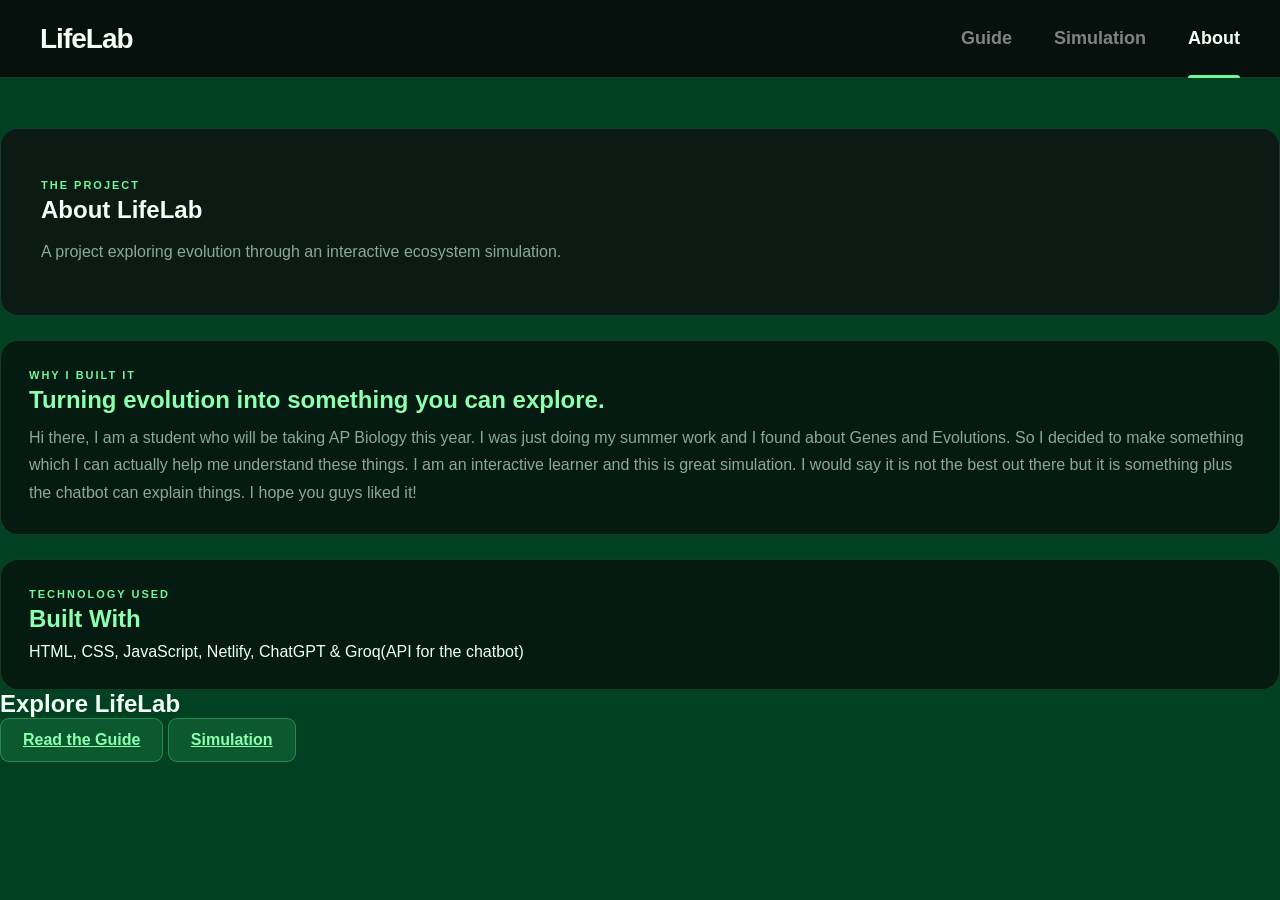
<file: about.html>
<!DOCTYPE html>
<html lang="en">
    <head>
        <meta charset="UTF-8">
        <meta name="viewport" content="width=device-width, initial-scale=1.0">
        <title>LifeLab About</title>
        <link rel="stylesheet" href="style.css">
    </head>

    <body>

        <header class="topBar">
            <div class="brand">
                <a href="guide.html" class="brandLink">LifeLab</a>
            </div>

            <nav class="mainNav">
                <a href="guide.html">Guide</a>
                <a href="index.html">Simulation</a>
                <a href="about.html" class="active">About</a>
            </nav>
        </header>

        <main class="aboutPage">
            <section class="aboutHero">
                <span class="sectionTag">The Project</span>
                <h1>About LifeLab</h1>
                <p>A project exploring evolution through an interactive ecosystem simulation.</p>
            </section>

            <section class="aboutSection">
                <span class="sectionTag">Why I Built It</span>
                <h2>Turning evolution into something you can explore.</h2>
                <p>Hi there, I am a student who will be taking AP Biology this year. I was just doing my summer work and I found about Genes and Evolutions. 
                    So I decided to make something which I can actually help me understand these things. I am an interactive learner and this is great simulation.
                    I would say it is not the best out there but it is something plus the chatbot can explain things. I hope you guys liked it!
                </p>
            </section>

            <section class="aboutSection">
                <span class="sectionTag">Technology Used</span>
                <h2>Built With</h2>
                <div class="techList">
                    <span>HTML,</span>
                    <span>CSS,</span>
                    <span>JavaScript,</span>
                    <span>Netlify,</span>
                    <span>ChatGPT &</span>
                    <span>Groq(API for the chatbot)</span>
                </div>
            </section>

            <section class="aboutFinal">
                <h2>Explore LifeLab</h2>
                <a href="guide.html" class="guideButton">Read the Guide</a>
                <a href="index.html" class="guideButton">Simulation</a>
            </section>
        </main>
    </body>
</html>
</file>
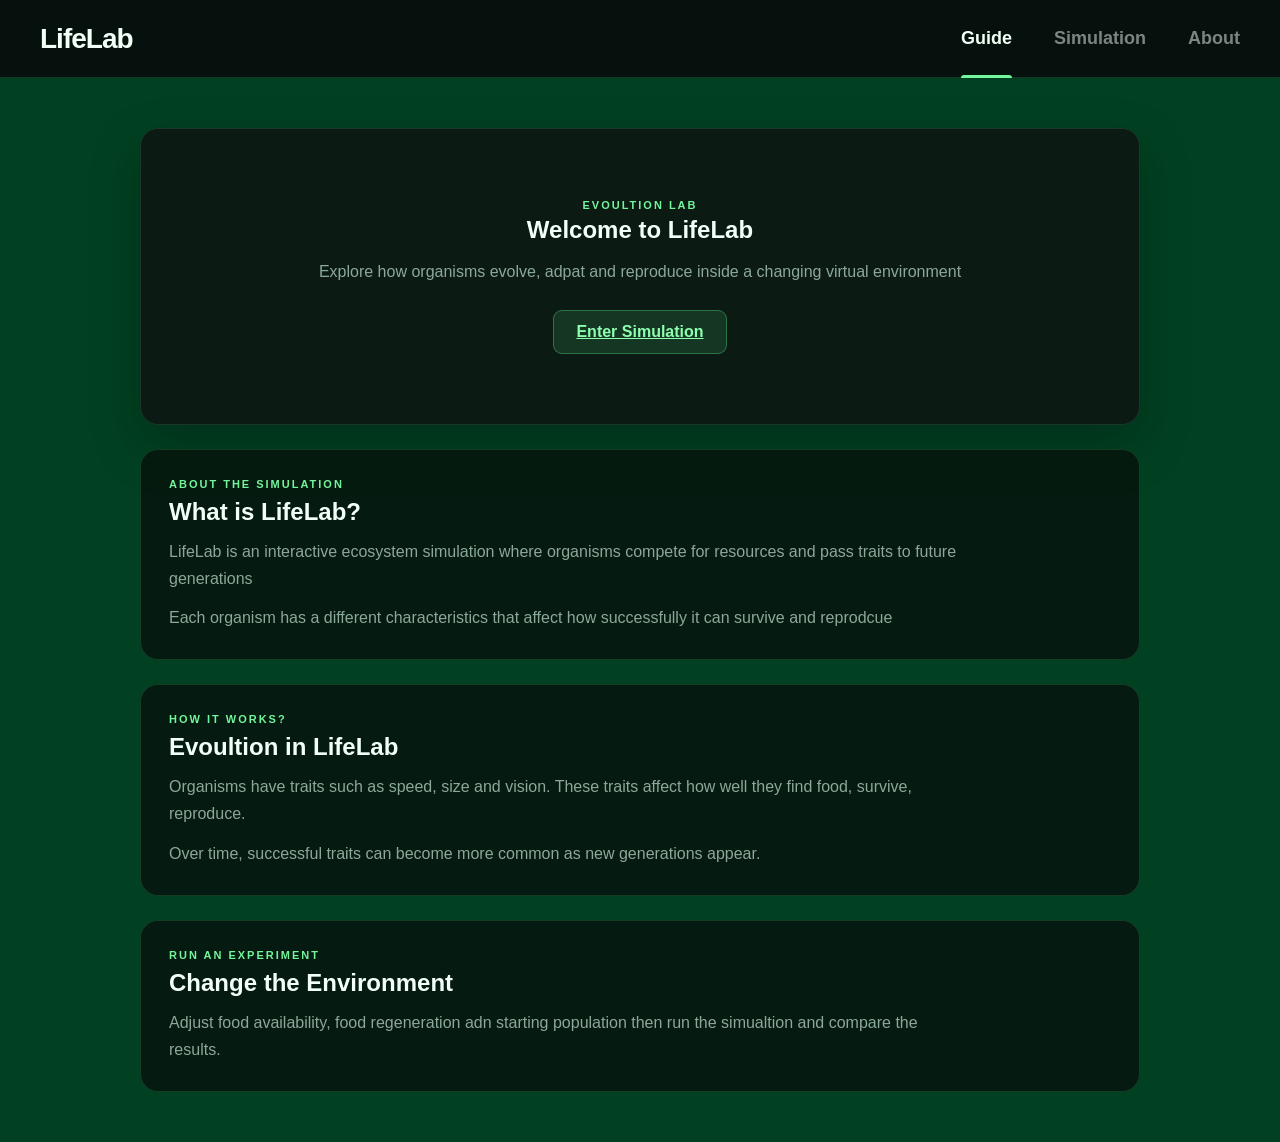
<file: guide.html>
<!DOCTYPE html>
<html lang="en">
    <head>
        <meta charset="UTF-8">
        <meta name="viewport" content="width=device-width, initial-scale=1.0">
        <title>LifeLab Guide</title>
        <link rel="stylesheet" href="style.css">
    </head>

    <body>

        <header class="topBar">
            <div class="brand">
                <a href="guide.html" class="brandLink">LifeLab</a>
            </div>

            <nav class="mainNav">
                <a href="guide.html" class="active">Guide</a>
                <a href="index.html">Simulation</a>
                <a href="about.html">About</a>
            </nav>
        </header>

        <main class="guidePage">

            <section class="guideHero">
                <span class="sectionTag">Evoultion Lab</span>
                <h1>Welcome to LifeLab</h1>
                <p>Explore how organisms evolve, adpat and reproduce inside a changing virtual environment</p>
                <a href="index.html" class="guideButton">Enter Simulation</a>
            </section>

            <section class="guideSection">
                <span class="sectionTag">About The Simulation</span>
                <h2>What is LifeLab?</h2>
                <p>LifeLab is an interactive ecosystem simulation where organisms compete for resources and pass traits to future generations</p>
                <p>Each organism has a different characteristics that affect how successfully it can survive and reprodcue</p>
            </section>

            <section class="guideSection">
                <span class="sectionTag">How It Works?</span>
                <h2>Evoultion in LifeLab</h2>
                <p>Organisms have traits such as speed, size and vision. These traits affect how well they find food, survive, reproduce.</p>
                <p>Over time, successful traits can become more common as new generations appear.</p>
            </section>

            <section class="guideSection">
                <span class="sectionTag">Run An Experiment</span>
                <h2>Change the Environment</h2>
                <p>Adjust food availability, food regeneration adn starting population then run the simualtion and compare the results.</p>
            </section>
        </main>
    </body>
</html>
</file>
<file: style.css>
* {
    box-sizing: border-box;
    margin: 0;
    padding: 0;
}

body {
    font-family: Arial, Helvetica, sans-serif;
    background: #014121;
    color: #f2fff6;
    min-height: 100vh;
}

.topBar {
    display: flex;
    justify-content: space-between;
    align-items: center;
    padding: 18px 40px;
    border-bottom: 1px solid #19352a;
    background: #06100c;
    position: sticky;
    top: 0;
    z-index: 0;
}

.brandLink {
    color: #f2fff6;
    text-decoration: none;
    font-size: 28px;
    font-weight: bold;
    letter-spacing: -1px;
}

.mainNav {
    display: flex;
    align-items: center;
    gap: 42px;
}

.mainNav a {
    position: relative;
    padding: 10px 0;
    color: #7d8581;
    text-decoration: none;
    font-size: 18px;
    font-weight: bold;
    transition: color 0.2s ease;
}

.mainNav a:hover {
    color: #f2fff6;
}

.mainNav a.active {
    color: #f2fff6;
}

.mainNav a.active::after {
    content: "";
    position: absolute;
    left: 0;
    right: 0;
    bottom: -19px;
    height: 3px;
    background: #72f59b;
    border-radius: 3px 3px 0 0;
}

.topBar h1 {
    font-size: 32px;
    color: #f2fff6;
    letter-spacing: -1px;
}

.topBar p {
    margin-top: 6px;
    color: #7d9b8a;
    font-size: 14px;
}

.status {
    color: #91a99a;
    font-size: 14px;
    display: flex;
    align-items: center;
    gap: 8px;
}

.status-dot {
    width: 8px;
    height: 8px;
    background: #72f59b;
    border-radius: 50%;
    box-shadow: 0 0 10px #72f59b;
}

.app {
    width: min(1200px, 92%);
    margin: 35px auto;
}

.simulationCard {
    background: #0b1b14;
    border: 1px solid #19382a;
    border-radius: 16px;
    padding: 20px;
    box-shadow: 0 20px 50px rgba(0, 0, 0, 0.25);
}

.sectionTag {
    display: block;
    margin-bottom: 5px;
    color: #72f59b;
    font-size: 10px;
    font-weight: bold;
    letter-spacing: 1.5px;
}

.classHeader h2 {
    font-size:22px;
    color: #f2fff6;
}

.classHeader p {
    color: #718f7e;
    margin-top: 5px;
    font-size: 13px;
}

.card-header {
    display: flex;
    justify-content: space-between;
    align-items: center;
    margin-bottom: 18px;
}

.card-header h2 {
    font-size: 20px;
}

.card-header p {
    color: #718f7e;
    margin-top: 5px;
    font-size: 14px;
}

.generation {
    text-align: right;
    color: #718f7e;
    font-size: 12px;
}

.generation strong {
    display: block;
    color: #72f59b;
    font-size: 22px;
    margin-top: 3px;
}

#ecosystem {
    width: 100%;
    height: 500px;
    display: block;
    background: #082016;
    border: 1px solid #276b42;
    border-radius: 12px;
}

.stats {
    display: grid;
    grid-template-columns: repeat(4, 1fr);
    gap: 20px;
    margin-top: 20px;
}

.statCard {
    background: #0c2418;
    border: 1px solid #1d5937;
    border-radius: 12px;
    padding: 20px;
    min-height: 100px;
    display: flex;
    flex-direction: column;
    justify-content: center;
}

.statCard span {
    color: #718f7e;
    font-size: 13px;
}

.statCard strong {
    margin-top: 8px;
    color: #72f59b;
    font-size: 28px;
}

.controls {
    display: flex;
    gap: 10px;
    margin-top: 16px 0;
}

button {
    border: 1px solid rgba(100, 255, 150, 0.15);
    background: rgba(12, 33, 23, 0.8);
    color: #c9fbd7;
    padding: 9px 16px;
    border-radius: 9px;
    font-size: 14px;
    cursor: pointer;
    transition: 0.2s;
}

.contorl button:hover {
    background: rgba(100, 255, 150, 0.1);
}

.control .primary-button {
    background: rgba(100, 255, 150, 0.12);
    color: #8cffb0;
    border-color: rgba(100, 255, 150, 0.3);
    font-weight: bold;
}

.primary-button:hover {
    background: #91ffb3;
}

.analyticsPanel {
    margin-top: 24px;
    padding: 24px;
    border: 1px solid rgba(100, 255, 150, 0.15);
    border-radius: 18px;
    background: rgba(6, 20, 14, 0.85);
}

.analyticsHeader {
    margin-top: 20px;
}

.analyticsHeader h2 {
    margin: 0;
    color: #8cffb0;
}

.analyticsHeader p {
    margin-top: 6px;
    color: #8ca898;
}

.ecosystemStatus {
    display: inline-flex;
    align-items: center;
    gap: 8px;
    margin-top: 12px;
    padding: 7px 12px;
    border: 1px solid rgba(100, 255, 150, 0.15);
    border-radius: 20px;
    background: rgba(100, 255, 150, 0.05);
    color: #8cffb0;
    font-size: 13px;
}

#statusIndicator {
    width: 8px;
    height: 8px;
    border-radius: 50%;
    background: #8cffb0;
    box-shadow: 0 0 8px rgba(140, 255, 176, 0.7);
}

.analyticsGrid {
    display: grid;
    grid-template-columns: repeat(2, 1fr);
    gap: 16px;
}

.chartCard {
    padding: 18px;
    border-radius: 14px;
    background: rgba(12, 33, 23, 0.7);
    border: 1px solid rgba(100, 255, 150, 0.08);
}

.chartCard h3 {
    margin: 0 0 12px;
    color: #c9fbd7;
    font-size: 15px;
}

.chartCard canvas {
    width: 100%;
    height: 160px;
    display: block;
}

.traitPanel {
    margin-top: 24px;
    padding: 24px;
    border: 1px solid rgba(100, 255, 150, 0.15);
    border-radius: 18px;
    background: rgba(6, 20, 14, 0.85);
}

.traitPanel h2 {
    margin: 0;
    color: #8ca898;
}

.traitPanel p {
    margin-top: 6px;
    color: #8cffb0;
}

.traitGrid {
    display: grid;
    grid-template-columns: repeat(4, 1fr);
    gap: 16px;
    margin-top: 18px;
}

.traitCard {
    padding: 18px;
    border-radius: 14px;
    background: rgba(12, 33, 23, 0.7);
    border: 1px solid rgba(100, 255, 150, 0.08);
}

.traitCard span{
    display: block;
    color: #8ca898;
    margin-bottom: 8px;
}

.traitCard strong {
    font-size: 24px;
    color: #72f59b;
}

.generationTimeline {
    margin-top: 20px;
    padding: 16px;
    border-radius: 12px;
    background: rgba(12, 33, 23, 0.7);
    border: 1px, solid, rgba(100, 255, 150, 0.08);
}

.generationTimeline h3 {
    margin-bottom: 8px;
    color: #c9fbd7;
    font-size: 15px;
}

.generationTimeline p {
    color: #8ca898;
    line-height: 1.5;
}

.experimentPanel {
    margin-top: 24px;
    padding: 24px;
    border: 1px solid rgba(100, 255, 150, 0.15);
    border-radius: 18px;
    background: rgba(6, 20, 14, 0.85);
}

.experimentResults {
    display: grid;
    grid-template-columns: repeat(2, 1fr);
    gap: 16px;
    margin-top: 18px;
}

.experimentCard {
    padding: 18px;
    border-radius: 14px;
    background: rgba(12, 33, 23, 0.7);
    border: 1px solid rgba(100, 255, 150, 0.08);
}

.experimentCard h3 {
    color: #72f59b;
    margin-bottom: 12px;
}

.experimentCard p {
    color: #8ca898;
    margin-top: 6px;
}

.environmentPanel {
    margin-top: 24px;
    padding: 24px;
    border: 1px solid rgba(100, 255, 150, 0.15);
    border-radius: 18px;
    background: rgba(6, 20, 14, 0.85);
}

.environmentGrid {
    display: grid;
    grid-template-columns: repeat(2, 1fr);
    gap: 16px;
    margin-top: 18px;
}

.evironmentCard {
    padding: 18px;
    border-radius: 14px;
    background: rgba(12, 33, 23, 0.7);
    border: 1px solid rgba(100, 255, 150, 0.08);
}

.environmentCard label {
    display: block;
    color: #c9fbd7;
    font-size: 14px;
    margin-bottom: 10px;
}

.environmentCard select {
    width: 100%;
    padding: 9px 12px;
    border-radius: 8px;
    border: 1px solid rgba(100, 255, 150, 0.15);
    background: #0c2418;
    color: #c9fbd7;
    font-size: 14px;
}

.evironmentCard input {
    width: 100%;
    border-radius: 8px;
    padding: 9px 12px;
    background: #0c2418;
    border: 1px solid rgba(100, 255, 150, 0.15);
    color: #c9fbd7;
    font-size: 14px;
}

.inspectionPanel {
    top: 0;
    right: 0;
    position: fixed;
    height: 100vh;
    width: 320px;
    box-sizing: border-box;
    padding: 28px;
    background: rgba(6, 20, 14, 0.96);
    border-left: 1px solid rgba(100, 255, 150, 0.18);
    transform: translateX(100%);
    transition: transform 0.3s ease;
    overflow-y: auto;
    z-index: 1000;
}

.inspectionPanel.open {
    transform: translateX(0);
}

.closeInspection {
    position: absolute;
    right: 18px;
    top: 18px;
    border: none;
    color: #c9fbd7;
    background: transparent;
    font-size: 28px;
    cursor: pointer;
}

.closeInspection:hover {
    color: white;
}

.inspectionContent {
    margin-top: 18px;
    padding: 18px;
    border-radius: 14px;
    background: rgba(12, 33, 23, 0.7);
    color: #c9fbd7;
}

.inspectionStats {
    display: grid;
    grid-template-columns: repeat(2, 1fr);
    gap: 12px;
}

.inspectionStat {
    padding: 12px;
    border-radius: 10px;
    background: rgba(100, 255, 150, 0.05);
}

.inspectionStat span {
    display: block;
    font-size: 12px;
    color: #52705d;
    margin-bottom: 4px;
}

.inspectionStat strong {
    font-size: 18px;
    color: #c9fbd7;
}

.aiAnalystPanel {
    margin-top: 24px;
    padding: 24px;
    border: 1px solid rgba(140, 255, 176, 0.15);
    border-radius: 16px;
    background: rgba(10, 30, 20, 0.8);
}

.aiMessages {
    display: flex;
    flex-direction: column;
    gap: 12px;
    max-height: 400px;
    overflow-y: auto;
    margin-top: 20px;
    margin-bottom: 16px;
}

.aiMessage {
    border-radius: 12px;
    border: 1px solid rgba(140, 255, 176, 0.1);
    background: rgba(140, 255, 176, 0.06);
    padding: 14px 16px;
}

.aiMessage.user {
    background: rgba(80, 150, 255, 0.08);
    align-self: flex-end;
}

.aiMessage strong {
    display: block;
    margin-bottom: 6px;
}

.aiMessage p {
    margin: 0;
    line-height: 1.5;
}

.aiInputArea {
    display: flex;
    gap: 10px;
}

.aiInputArea input {
    flex: 1;
    border-radius: 10px;
    padding: 12px 14px;
    border: 1px solid rgba(140, 255, 176, 0.15);
    color: white;
    outline: none;
    background: #06100c;
}

.aiInputArea button {
    cursor: pointer;
    border: none;
    padding: 12px 20px;
    border-radius: 10px;
}

.aiInputArea button:disabled {
    opacity: 0.6;
    cursor: not-allowed;
}

.guidePage {
    width: min(1000px, 90%);
    margin: 50px auto;
}

.guideHero {
    padding: 70px 40px;
    background: #0b1b14;
    border: 1px solid #19382a;
    text-align: center;
    border-radius: 18px;
    box-shadow: 0 20px 50px rgba(0, 0, 0, 0.25);
}

.guideHero h2 {
    margin-top: 10px;
    font-size: 44px;
    color: #f2fff6;
}

.guideHero p {
    max-width: 650px;
    margin: 15px auto 25px;
    color: #8ca898;
    line-height: 1.6;
}

.sectionTag {
    color: #72f59b;
    font-size: 11px;
    font-weight: bold;
    letter-spacing: 2px;
    text-transform: uppercase;
}

.guideButton {
    display: inline-block;
    padding: 12px 22px;
    border-radius: 9px;
    background: rgba(100, 255, 150, 0.12);
    border: 1px solid rgba(100, 255, 150, 0.3);
    color: #8cffb0;
    font-weight: bold;
    transition: 0.2s;
}

.guideButton:hover {
    background: rgba(100, 255, 150, 0.2);
    transform: translateY(-2px)
}

.guideSection {
    margin-top: 24px;
    padding: 28px;
    background: rgba(6, 20, 14, 0.85);
    border: 1px solid rgba(100, 255, 150, 0.15);
    border-radius: 18px;
}

.guideSection h2 {
    margin-top: 8px;
    color: #f2fff6;
    font-size: 24px;
}

.guideSection p {
    margin-top: 12px;
    max-width: 800px;
    color: #8ca898;
    line-height: 1.7;
}

.aboutPage {
    width: min(1000, 90%);
    margin: 50px auto;
}

.aboutHero {
    padding: 50px 40px;
    background: #0b1b14;
    border: 1px solid #19383a;
    border-radius: 18px;
}

.aboutHero h2 {
    margin-top: 8px;
    font-size: 38px;
    color: #f2fff6;
}

.aboutHero p {
    margin-top: 14px;
    color: #8ca898;
    line-height: 1.7;
    max-width: 750px;
}

.aboutSection {
    margin-top: 24px;
    padding: 28px;
    background: rgba(6, 20, 14, 0.85);
    border: 1px solid rgba(100, 255, 150, 0.15);
    border-radius: 18px;
}

.aboutSection h2 {
    color: #8cffb0;
    margin-bottom: 10px;
}

.aboutSection p {
    color: #8ca898;
    line-height: 1.7;
}

@media(max-width: 700px) {
    .experimentResults {
        grid-template-columns: 1fr;
    }
}

@media(max-width: 800px) {
    .traitGrid {
        grid-template-columns: repeat(2, 1fr);
    }
}

@media (max-width: 700px) {
    .analyticsGrid {
        grid-template-columns: 1fr;
    }
}

@media (max-width: 700px) {
    .topBar {
        padding: 20px;
    }
    .app {
        width: 94%;
    }
    .stats {
        grid-template-columns: repeat(2, 1fr);
    }
    .controls {
        flex-wrap: wrap;
    }
    #ecosystem {
        height: 400;
    }
}

@media (max-width: 800px) {
    .stat {grid-template-columns: repeat(2, 1fr);}
}

@media (max-width: 500px) {
    .stat {grid-template-columns: 1fr;}
}
</file>
